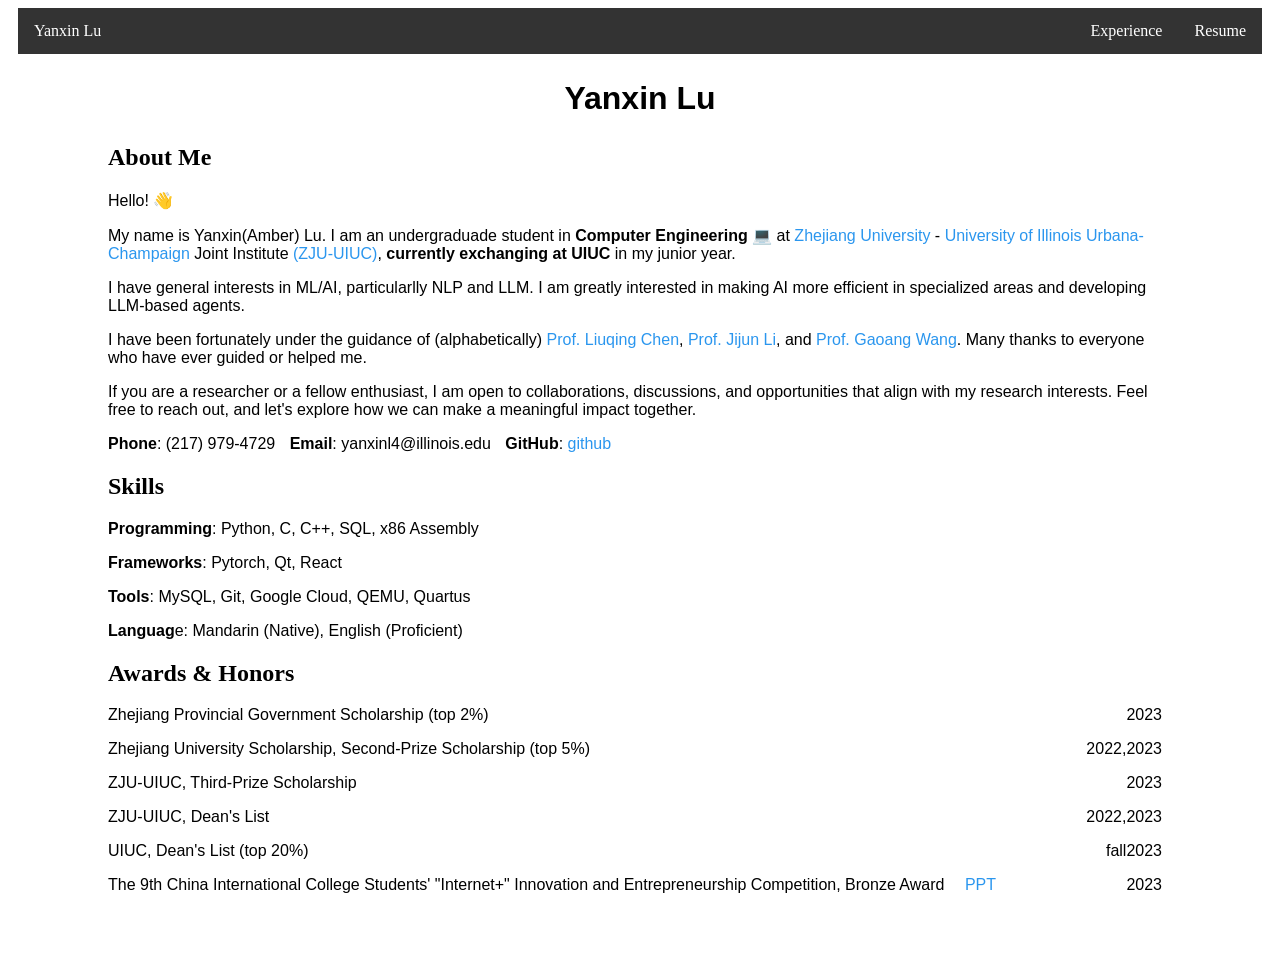
<file: index.html>
<!DOCTYPE html>
<html lang="en">
    <head>
        <title>Yanxin Lu</title>
    
        <meta charset="utf-8">
        <meta name="viewport" content="width=device-width, initial-scale=1.0">
        <meta name="description" content="Yanxin Lu Personal Webpage">
        <meta name="keywords" content="blog, personal webpage, Yanxin Lu">
        <meta name="author" content="Yanxin Lu">
        
        <link rel="stylesheet" href="main.css">
    </head>
    <body>
		<div class="wrapper">
            <nav>
                <ul class="nav-list">
                    <li><a href="index.html">Yanxin Lu</a></li>
                    <li style="float:right"><a href="resume.html">Resume</a></li>
                    <li style="float:right"><a href="experience.html">Experience</a></li> 
                </ul>
            </nav>
            <div class="intro" style="padding-left: 5em; padding-right: 5em">
                <h1>Yanxin Lu</h1>
                <!-- <img style="float:left; padding-right: 2em; padding-bottom: 2em;" src="assets/photo.jpg" width="240" height="320"> -->
                <h2>About Me</h2>
                <p>Hello! &#128075</p>
                <p>
                    My name is Yanxin(Amber) Lu. I am an undergraduade student in <b>Computer Engineering</b> &#128187 at
                         <a href="https://www.zju.edu.cn/english/">Zhejiang University</a> - <a href="https://illinois.edu/">University of Illinois Urbana-Champaign</a> Joint Institute <a href="https://zjui.intl.zju.edu.cn/en">(ZJU-UIUC)</a>, <b>currently exchanging at UIUC</b> in my junior year.
                        <!-- <span>(GPA: 3.97/4.0</span>
                        <span>Rank: 6/65)</span> -->
                    
                </p>
                <p>
                    I have general interests in ML/AI, particularlly NLP and LLM. I am greatly interested in making AI more efficient in specialized areas and developing LLM-based agents.
                </p>
                <p>
                    I have been fortunately under the guidance of (alphabetically) <a href="https://person.zju.edu.cn/en/chenlq">Prof. Liuqing Chen</a>, <a href="https://person.zju.edu.cn/en/0099163">Prof. Jijun Li</a>, and <a href="https://person.zju.edu.cn/en/gaoangwang">Prof. Gaoang Wang</a>. Many thanks to everyone who have ever guided or helped me.
                </p>
                <p>
                    If you are a researcher or a fellow enthusiast, I am open to collaborations, discussions, and opportunities that align with my research interests. Feel free to reach out, and let's explore how we can make a meaningful impact together.
                </p>
                <p>
                    <span><b>Phone</b>: (217) 979-4729</span> <span><b>Email</b>: yanxinl4@illinois.edu</span>  <span><b>GitHub</b>: <a href="https://github.com/YanxinLu?tab=repositories" >github</a></span>
                </p>
            <!-- </div>
            <div class="others" style="padding-left: 17em;padding-right: 5em;"> -->
                <h2>Skills</h2>
                <p><b>Programming</b>: Python, C, C++, SQL, x86 Assembly</p>
                <p><b>Frameworks</b>: Pytorch, Qt, React</p>
                <p><b>Tools</b>: MySQL, Git, Google Cloud, QEMU, Quartus</p>
                <p><b>Languag</b>e: Mandarin (Native), English (Proficient)</p>
                <h2>Awards & Honors</h2>
                <p>Zhejiang Provincial Government Scholarship (top 2%)<span style="float: right;">2023</span></p>
                <p>Zhejiang University Scholarship, Second-Prize Scholarship (top 5%)<span style="float: right;">2022,2023</span></p>
                <p>ZJU-UIUC, Third-Prize Scholarship<span style="float: right;">2023</span></p>
                <p>ZJU-UIUC, Dean's List<span style="float: right;">2022,2023</span></p>
                <p>UIUC, Dean's List (top 20%)<span style="float: right;">fall2023</span><p>
                <p>The 9th China International College Students' "Internet+" Innovation and Entrepreneurship Competition, Bronze Award
                    <a href="assets/ChatScratch.pdf" style="padding-left: 1em;">PPT</a><span style="float: right">2023</span></p>
            </div>
            <br>
            <br>
            <br>
		</div>
	</body>
</html>
</file>
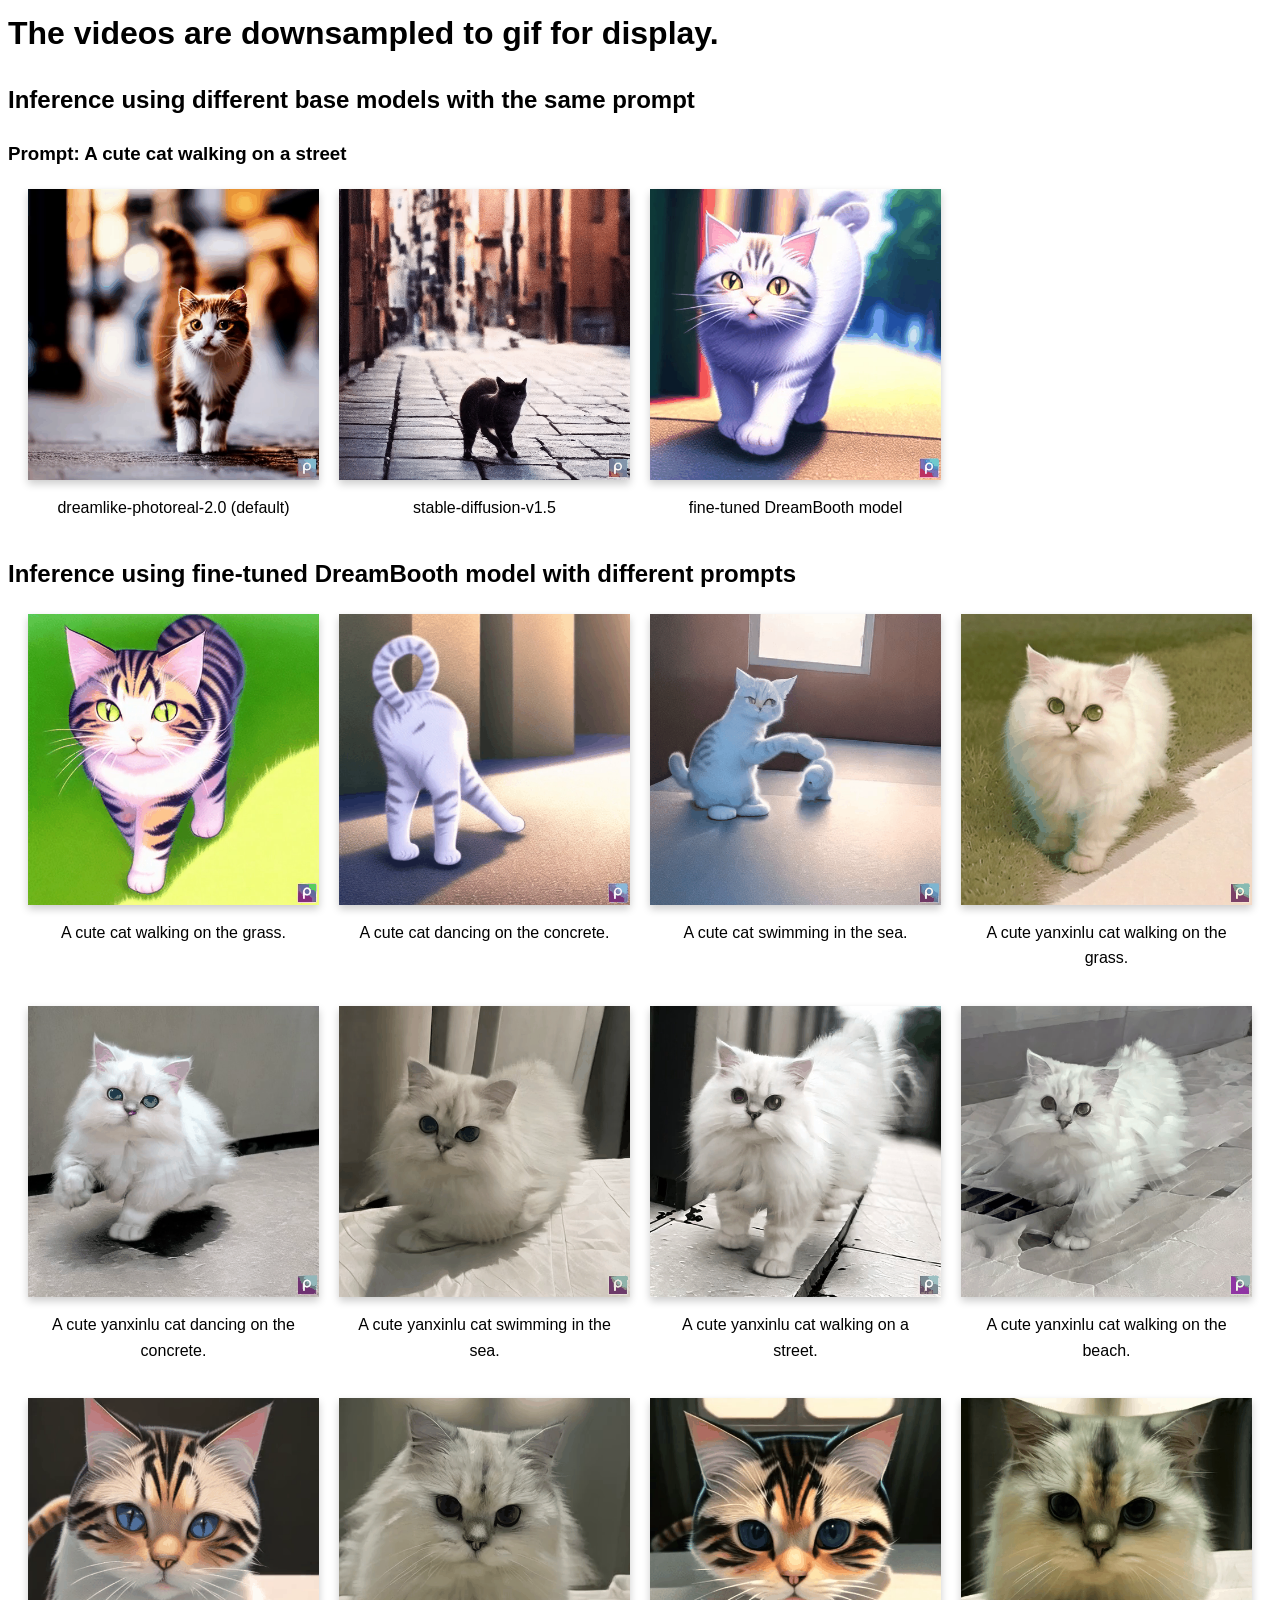
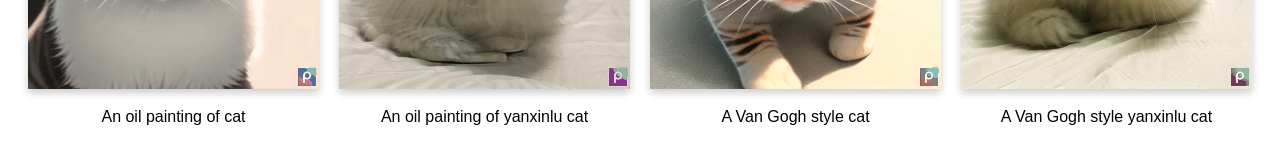
<file: dreambooth_demo.html>
<html lang="en">
<head>
<meta charset="UTF-8">
<meta name="DreamBooth inference demo" content="width=device-width, initial-scale=1.0">
<title>Gallery</title>
<style>
    body {
        font-family: Arial, sans-serif;
        line-height: 1.6;
    }
    .gallery {
        display: grid;
        grid-template-columns: repeat(4, 1fr);
        grid-gap: 20px;
        margin: 20px;
    }
    .gallery-image {
        box-shadow: 0 4px 8px 0 rgba(0,0,0,0.2);
        transition: 0.3s;
        width: 100%;
    }
    .gallery-image:hover {
        box-shadow: 0 8px 16px 0 rgba(0,0,0,0.2);
    }
    .description {
        padding: 15px;
        text-align: center;
    }
</style>
</head>
<body>
<h1>The videos are downsampled to gif for display.</h1>
<h2>Inference using different base models with the same prompt</h2>
<h3>Prompt: A cute cat walking on a street</h3>
<div class="gallery">
    <div>
        <img src=".\assets\dreambooth_demo\default.gif" class="gallery-image">
        <div class="description">
            dreamlike-photoreal-2.0 (default)
        </div>
    </div>
    <div>
        <img src=".\assets\dreambooth_demo\SD1.5.gif" class="gallery-image">
        <div class="description">
            stable-diffusion-v1.5
        </div>
    </div>
    <div>
        <img src=".\assets\dreambooth_demo\mymodel.gif" class="gallery-image">
        <div class="description">
            fine-tuned DreamBooth model
        </div>
    </div>
</div>
<h2>Inference using fine-tuned DreamBooth model with different prompts</h2>
<div class="gallery">
    <div>
        <img src=".\assets\dreambooth_demo\grass_n.gif" class="gallery-image">
        <div class="description">
            A cute cat walking on the grass.
        </div>
    </div>
    <div>
        <img src=".\assets\dreambooth_demo\concrete_n.gif" class="gallery-image">
        <div class="description">
            A cute cat dancing on the concrete.
        </div>
    </div>
    <div>
        <img src=".\assets\dreambooth_demo\sea_n.gif" class="gallery-image">
        <div class="description">
            A cute cat swimming in the sea.
        </div>
    </div>
    <div>
        <img src=".\assets\dreambooth_demo\grass.gif" class="gallery-image">
        <div class="description">
            A cute yanxinlu cat walking on the grass.
        </div>
    </div>
    <div>
        <img src=".\assets\dreambooth_demo\concrete.gif" class="gallery-image">
        <div class="description">
            A cute yanxinlu cat dancing on the concrete.
        </div>
    </div>
    <div>
        <img src=".\assets\dreambooth_demo\sea.gif" class="gallery-image">
        <div class="description">
            A cute yanxinlu cat swimming in the sea.
        </div>
    </div>
    <div>
        <img src=".\assets\dreambooth_demo\street.gif" class="gallery-image">
        <div class="description">
            A cute yanxinlu cat walking on a street.
        </div>
    </div>
    <div>
        <img src=".\assets\dreambooth_demo\beach.gif" class="gallery-image">
        <div class="description">
            A cute yanxinlu cat walking on the beach.
        </div>
    </div>
    <div>
        <img src=".\assets\dreambooth_demo\oil_painting_n.gif" class="gallery-image">
        <div class="description">
            An oil painting of cat
        </div>
    </div>
    <div>
        <img src=".\assets\dreambooth_demo\oil_painting.gif" class="gallery-image">
        <div class="description">
            An oil painting of yanxinlu cat
        </div>
    </div>
    <div>
        <img src=".\assets\dreambooth_demo\van_gogh_n.gif" class="gallery-image">
        <div class="description">
            A Van Gogh style cat
        </div>
    </div>
    <div>
        <img src=".\assets\dreambooth_demo\van_gogh.gif" class="gallery-image">
        <div class="description">
            A Van Gogh style yanxinlu cat
        </div>
    </div>
</div>
</body>
</html>
</file>
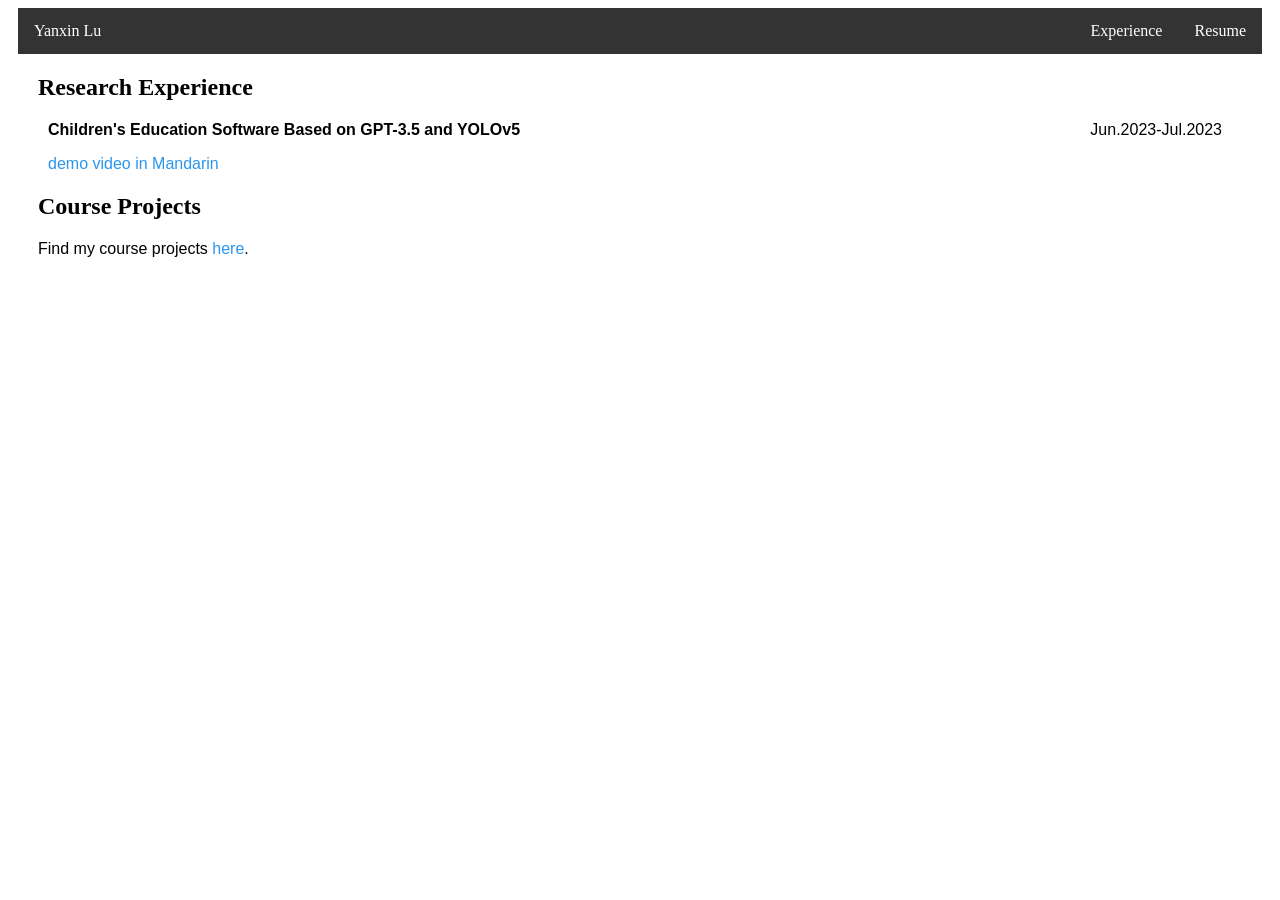
<file: experience.html>
<!DOCTYPE html>
<html lang="en">
    <head>
        <title>Yanxin Lu</title>
    
        <meta charset="utf-8">
        <meta name="viewport" content="width=device-width, initial-scale=1.0">
        <meta name="description" content="Yanxin Lu Experience Webpage">
        <meta name="keywords" content="blog, experience webpage, Yanxin Lu">
        <meta name="author" content="Yanxin Lu">
        
        <link rel="stylesheet" href="main.css">
    </head>
    <body>
		<div class="wrapper">
            <nav>
                <ul class="nav-list">
                    <li><a href="index.html">Yanxin Lu</a></li>
                    <li style="float:right"><a href="resume.html">Resume</a></li>
                    <li style="float:right"><a href="experience.html">Experience</a></li> 
                </ul>
            </nav>
            <div class="experience">
                <h2>Research Experience</h2>
                <div>
                    <p>
                    <b>Children's Education Software Based on GPT-3.5 and YOLOv5</b>
                    <span style="float: right;">Jun.2023-Jul.2023</span>
                    </p>
                    <!-- <p>Collaborated with two fellow researchers in a research group and strategized task allocation</p>
                    <p>Implemented real-time object detection and recognition using YOLOv5</p>
                    <p>Developed a knowledge quiz and simulated conversational scenarios using GPT-3.5</p>
                    <p>Independently designed and developed the user interface incorporating the interactive functionalities</p>
                    <p>Gained practical experience in the application of large language models and computer vision models</p> -->
                    <p><a href="assets/demo.mp4">demo video in Mandarin</a></p>
                </div>
                <h2>Course Projects</h2>
                <p>
                    Find my course projects <a href="https://github.com/YanxinLu?tab=repositories">here</a>.
                </p>
            </div>
		</div>
	</body>
</html>
</file>
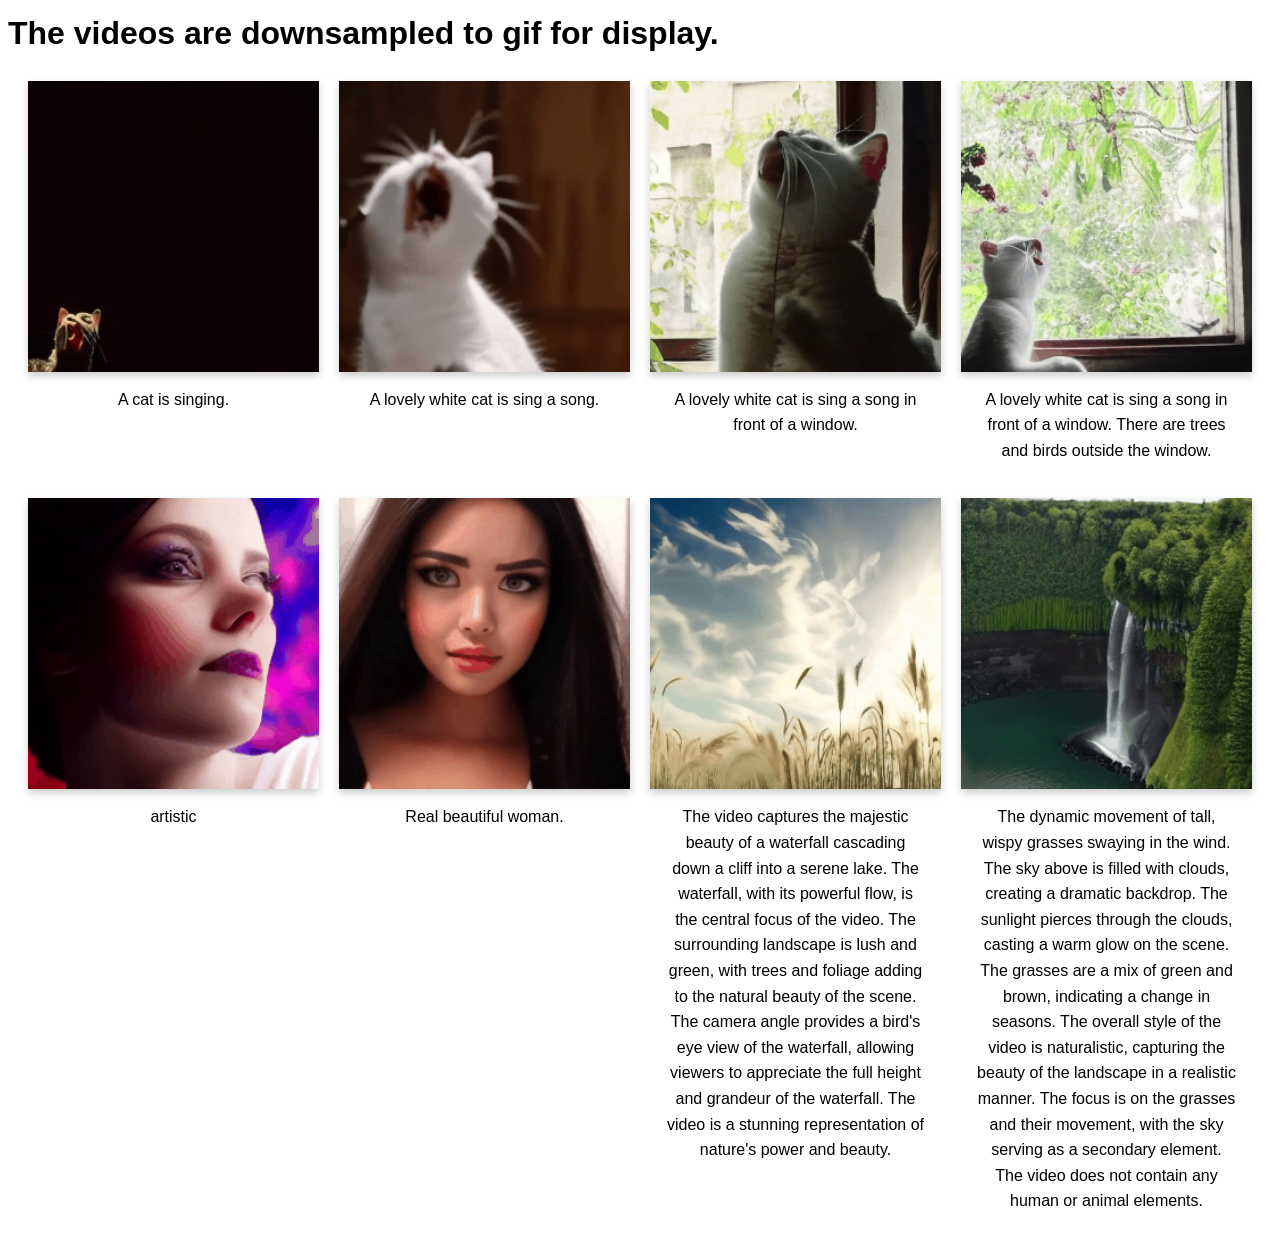
<file: opensora_demo.html>
<html lang="en">
<head>
<meta charset="UTF-8">
<meta name="Open-Sora inference demo" content="width=device-width, initial-scale=1.0">
<title>Gallery</title>
<style>
    body {
        font-family: Arial, sans-serif;
        line-height: 1.6;
    }
    .gallery {
        display: grid;
        grid-template-columns: repeat(4, 1fr);
        grid-gap: 20px;
        margin: 20px;
    }
    .gallery-image {
        box-shadow: 0 4px 8px 0 rgba(0,0,0,0.2);
        transition: 0.3s;
        width: 100%;
    }
    .gallery-image:hover {
        box-shadow: 0 8px 16px 0 rgba(0,0,0,0.2);
    }
    .description {
        padding: 15px;
        text-align: center;
    }
</style>
</head>
<body>
<h1>The videos are downsampled to gif for display.</h1>
<div class="gallery">
    <div>
        <img src=".\assets\opensora_demo\sample0.gif" alt="Singing Cat" class="gallery-image">
        <div class="description">
            A cat is singing.
        </div>
    </div>
    <div>
        <img src=".\assets\opensora_demo\sample1.gif" alt="Singing Cat" class="gallery-image">
        <div class="description">
            A lovely white cat is sing a song.
        </div>
    </div>
    <div>
        <img src=".\assets\opensora_demo\sample2.gif" alt="Singing Cat" class="gallery-image">
        <div class="description">
            A lovely white cat is sing a song in front of a window.
        </div>
    </div>
    <div>
        <img src=".\assets\opensora_demo\sample3.gif" alt="Singing Cat" class="gallery-image">
        <div class="description">
            A lovely white cat is sing a song in front of a window. There are trees and birds outside the window.
        </div>
    </div>
    <div>
        <img src=".\assets\opensora_demo\artistic.gif" alt="Artistic" class="gallery-image">
        <div class="description">
            artistic
        </div>
    </div>
    <div>
        <img src=".\assets\opensora_demo\woman.gif" alt="woman" class="gallery-image">
        <div class="description">
            Real beautiful woman.
        </div>
    </div>
    <div>
        <img src=".\assets\opensora_demo\twgrass.gif" alt="Grass" class="gallery-image">
        <div class="description">
            The video captures the majestic beauty of a waterfall cascading down a cliff into a serene lake. The waterfall, with its powerful flow, is the central focus of the video. The surrounding landscape is lush and green, with trees and foliage adding to the natural beauty of the scene. The camera angle provides a bird's eye view of the waterfall, allowing viewers to appreciate the full height and grandeur of the waterfall. The video is a stunning representation of nature's power and beauty.
        </div>
    </div>
    <div>
        <img src=".\assets\opensora_demo\waterfall.gif" alt="Waterfall" class="gallery-image">
        <div class="description">
            The dynamic movement of tall, wispy grasses swaying in the wind. The sky above is filled with clouds, creating a dramatic backdrop. The sunlight pierces through the clouds, casting a warm glow on the scene. The grasses are a mix of green and brown, indicating a change in seasons. The overall style of the video is naturalistic, capturing the beauty of the landscape in a realistic manner. The focus is on the grasses and their movement, with the sky serving as a secondary element. The video does not contain any human or animal elements.
        </div>
    </div>
</div>

</body>
</html>
</file>
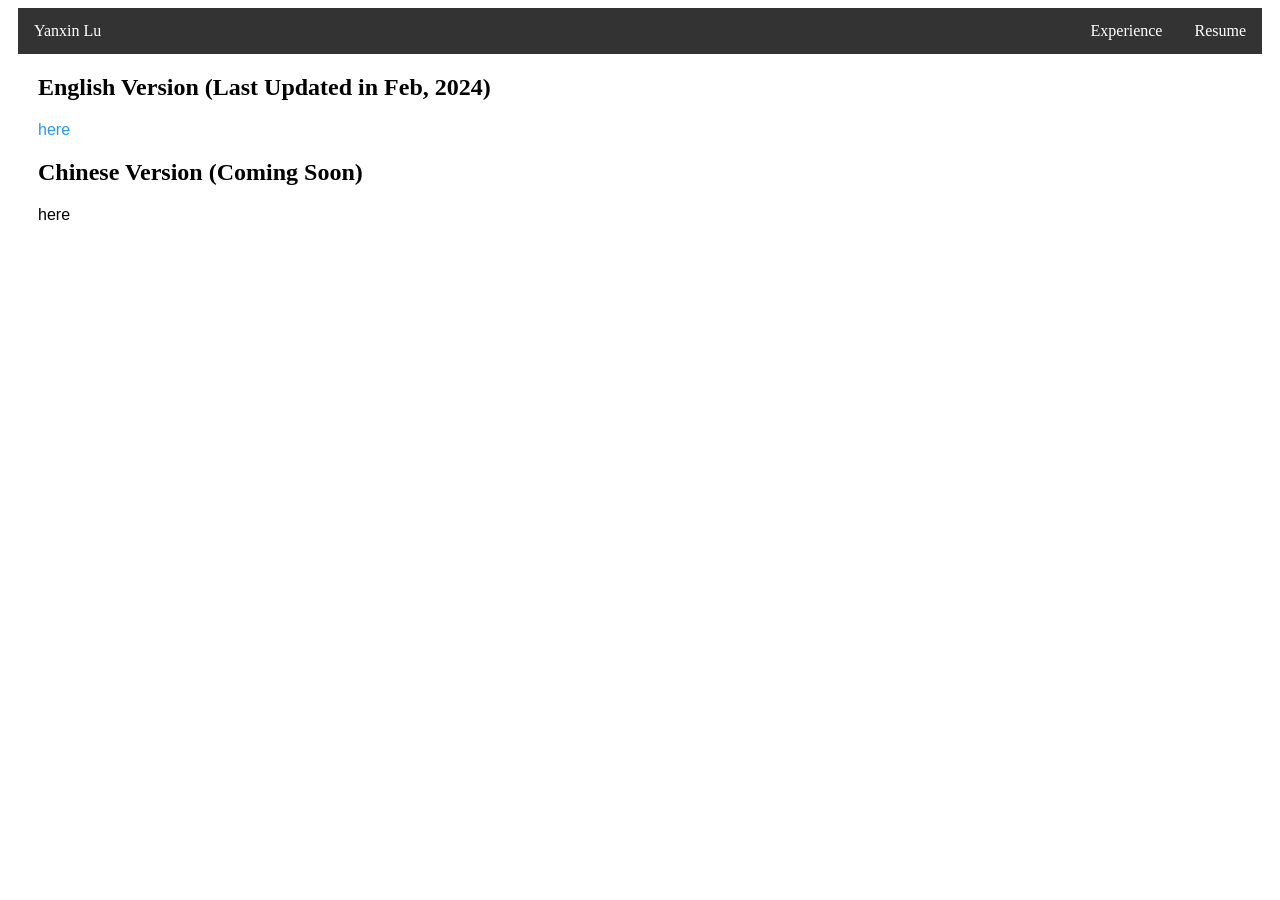
<file: resume.html>
<!DOCTYPE html>
<html lang="en">
    <head>
        <title>Yanxin Lu</title>
    
        <meta charset="utf-8">
        <meta name="viewport" content="width=device-width, initial-scale=1.0">
        <meta name="description" content="Yanxin Lu Resume Webpage">
        <meta name="keywords" content="blog, resume webpage, Yanxin Lu">
        <meta name="author" content="Yanxin Lu">
        
        <link rel="stylesheet" href="main.css">
    </head>
    <body>
		<div class="wrapper">
            <nav>
                <ul class="nav-list">
                    <li><a href="index.html">Yanxin Lu</a></li>
                    <li style="float:right"><a href="resume.html">Resume</a></li>
                    <li style="float:right"><a href="experience.html">Experience</a></li> 
                </ul>
            </nav>
            <div class="resume">
                <h2>English Version (Last Updated in Feb, 2024)</h2><p><a href="assets/resume.pdf">here</a></p>
                <h2>Chinese Version (Coming Soon)</h2><p>here</p>
            </div>
		</div>
	</body>
</html>
</file>
<file: main.css>
a {
    color:rgba(0, 129, 235, 0.836);
    text-decoration: none;
}

ul {
    list-style-type: none;
    margin: 0;
    padding: 0;
    overflow: hidden;
    background-color: #333;
}
 
li
{
    float:left;
}

li a {
    display: block;
    color: white;
    text-align: center;
    padding: 14px 16px;
    text-decoration: none;
}

li a:hover {
    background-color: #555;
    color: white;
}

h1 {
    padding: 5px; 
    text-align: center;
    font-family:'Lucida Sans', 'Lucida Sans Regular', 'Lucida Grande', 'Lucida Sans Unicode', Geneva, Verdana, sans-serif;
}


h2 {
    padding-left: 10px;
    padding-right: 10px; 
}

p {
    padding-left: 10px;
    padding-right: 10px; 
    font-family:'Trebuchet MS', 'Lucida Sans Unicode', 'Lucida Grande', 'Lucida Sans', Arial, sans-serif
}


span {
    padding-right: 10px; 
    font-family:'Trebuchet MS', 'Lucida Sans Unicode', 'Lucida Grande', 'Lucida Sans', Arial, sans-serif
}

div {
    padding-left: 10px;
    padding-right: 10px;  
}
</file>
